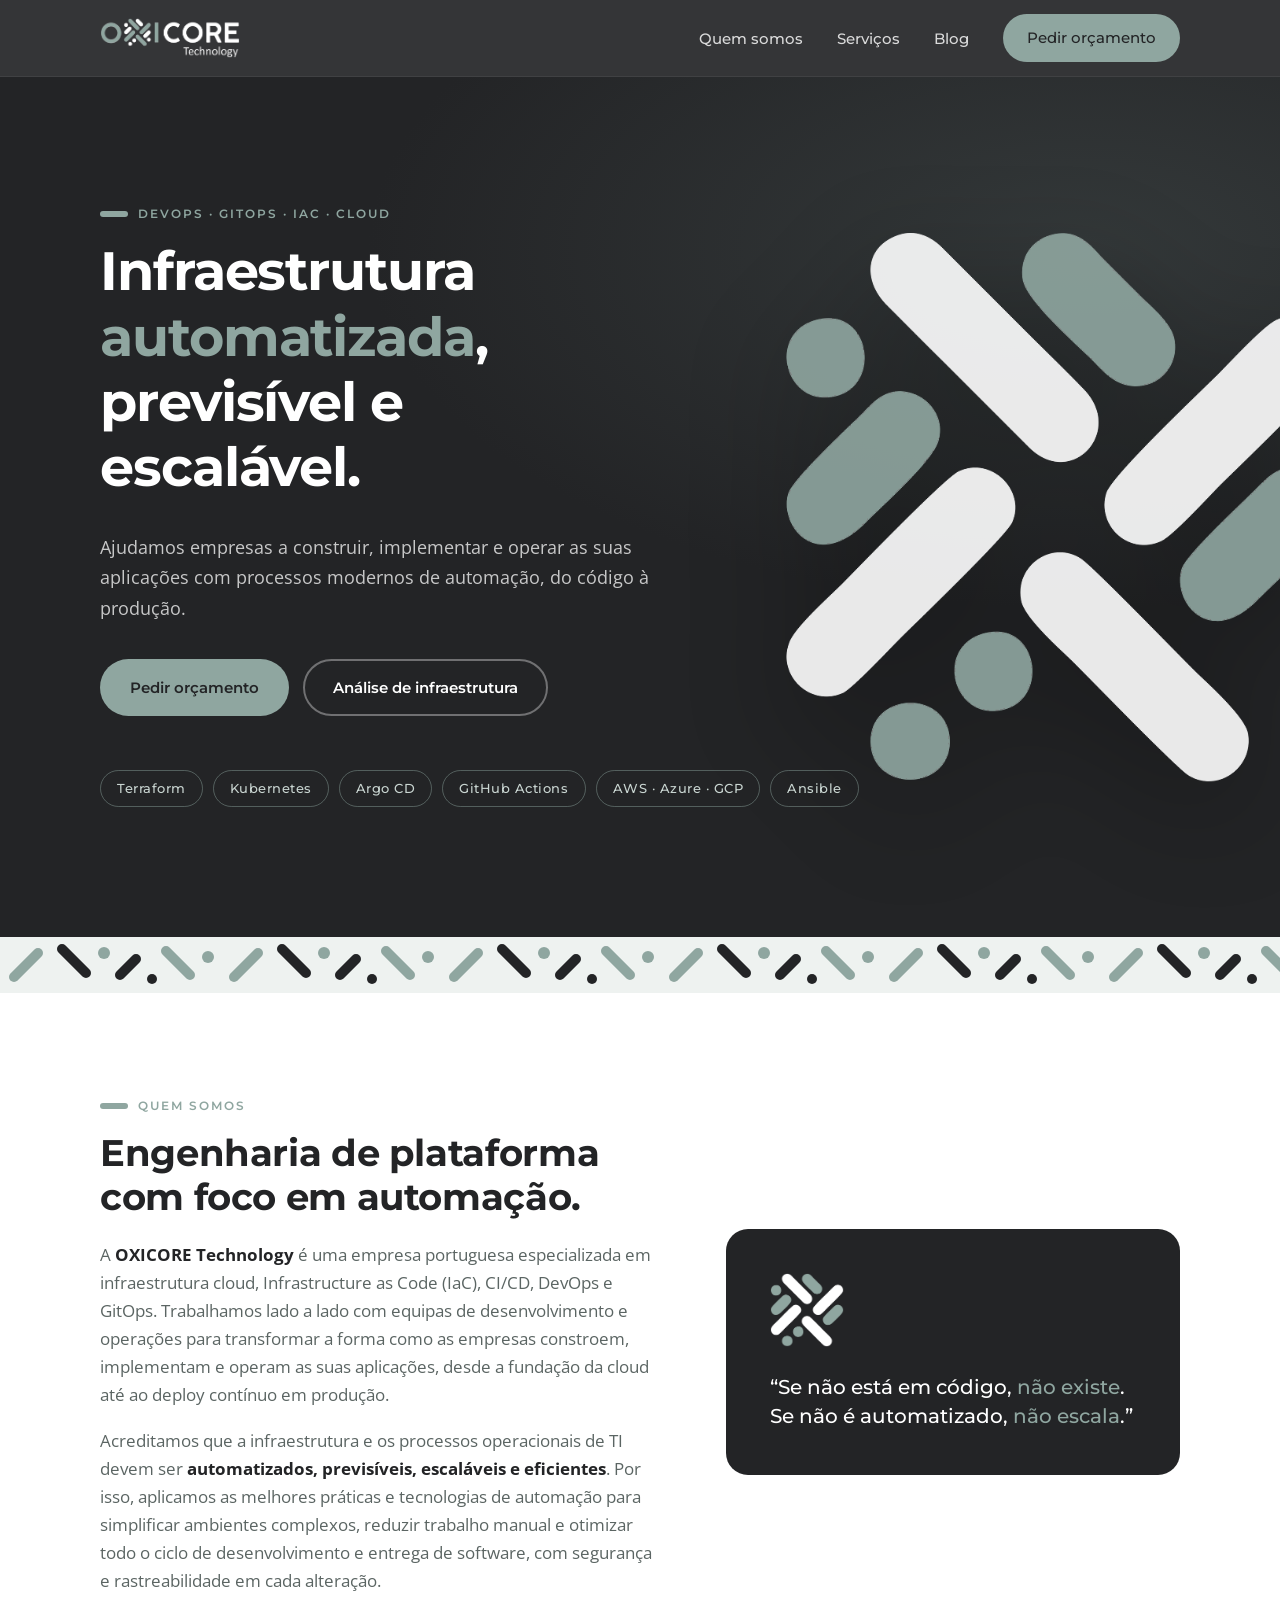
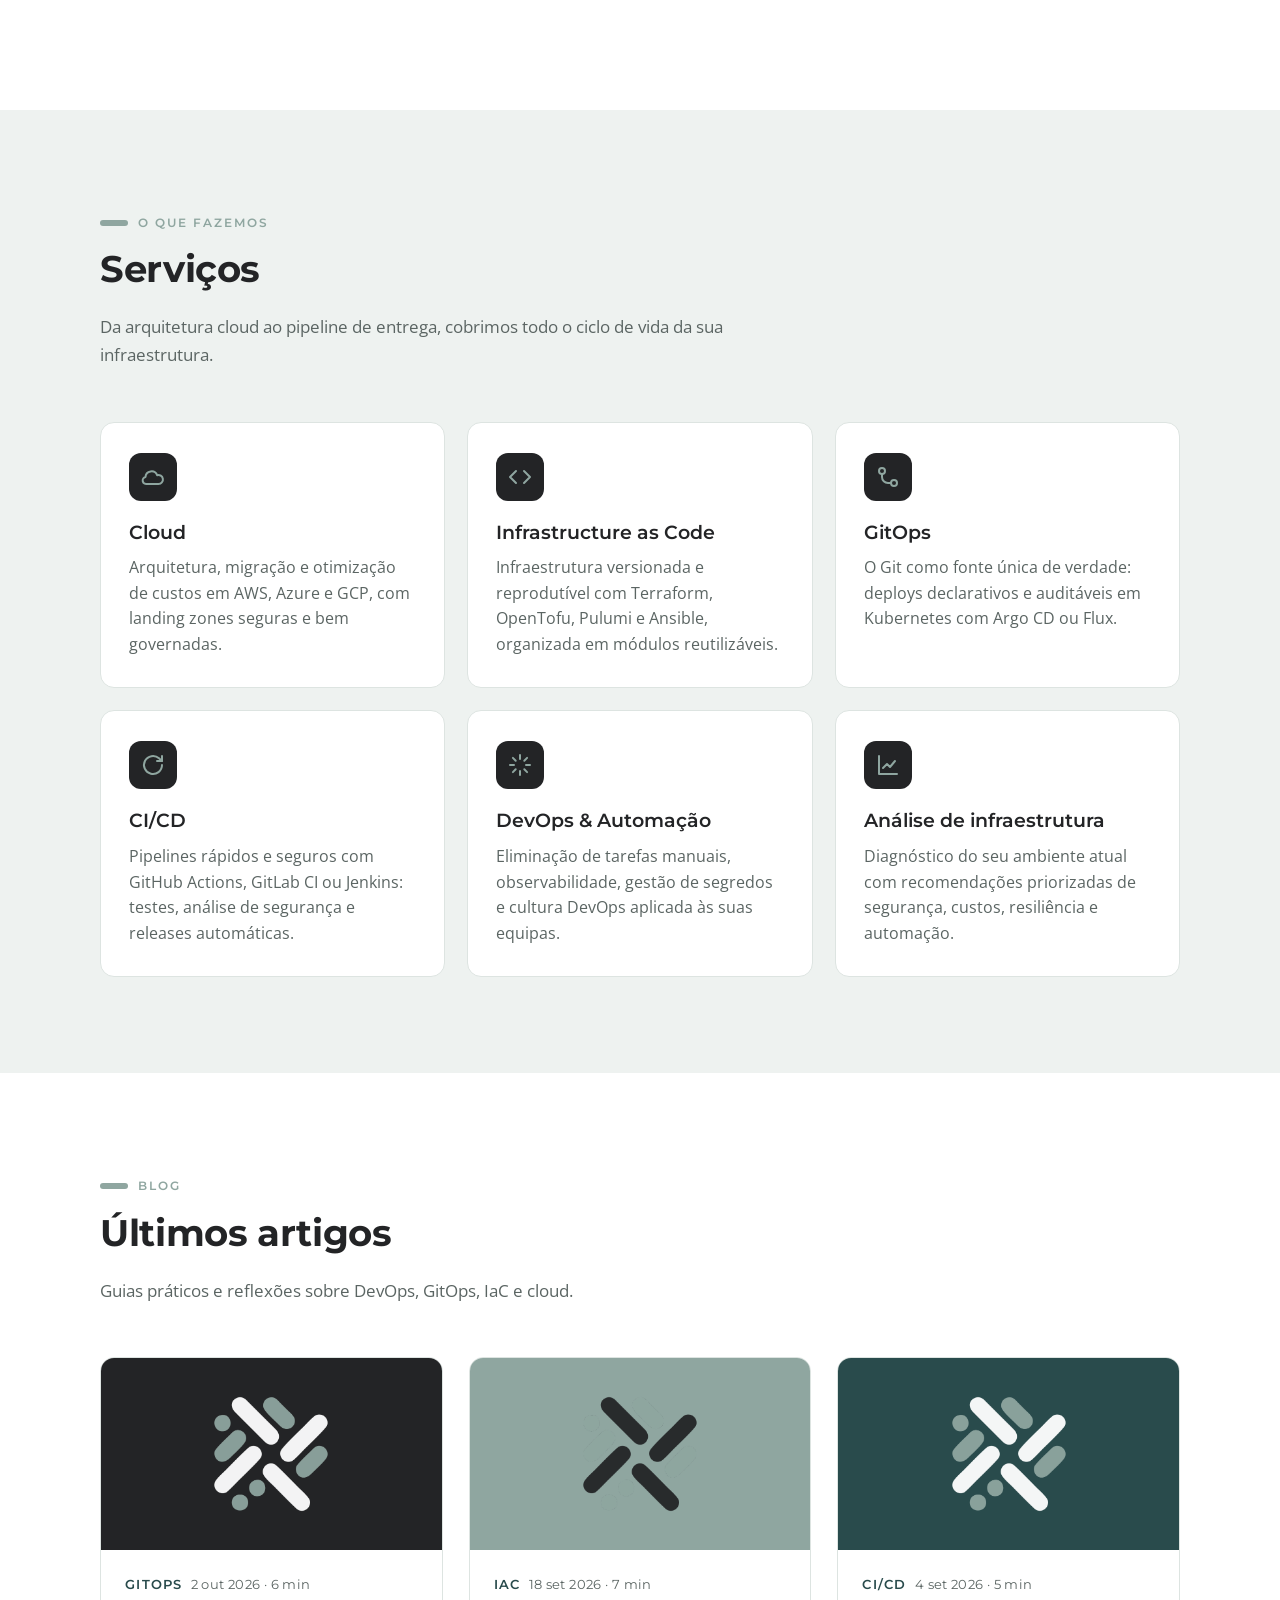
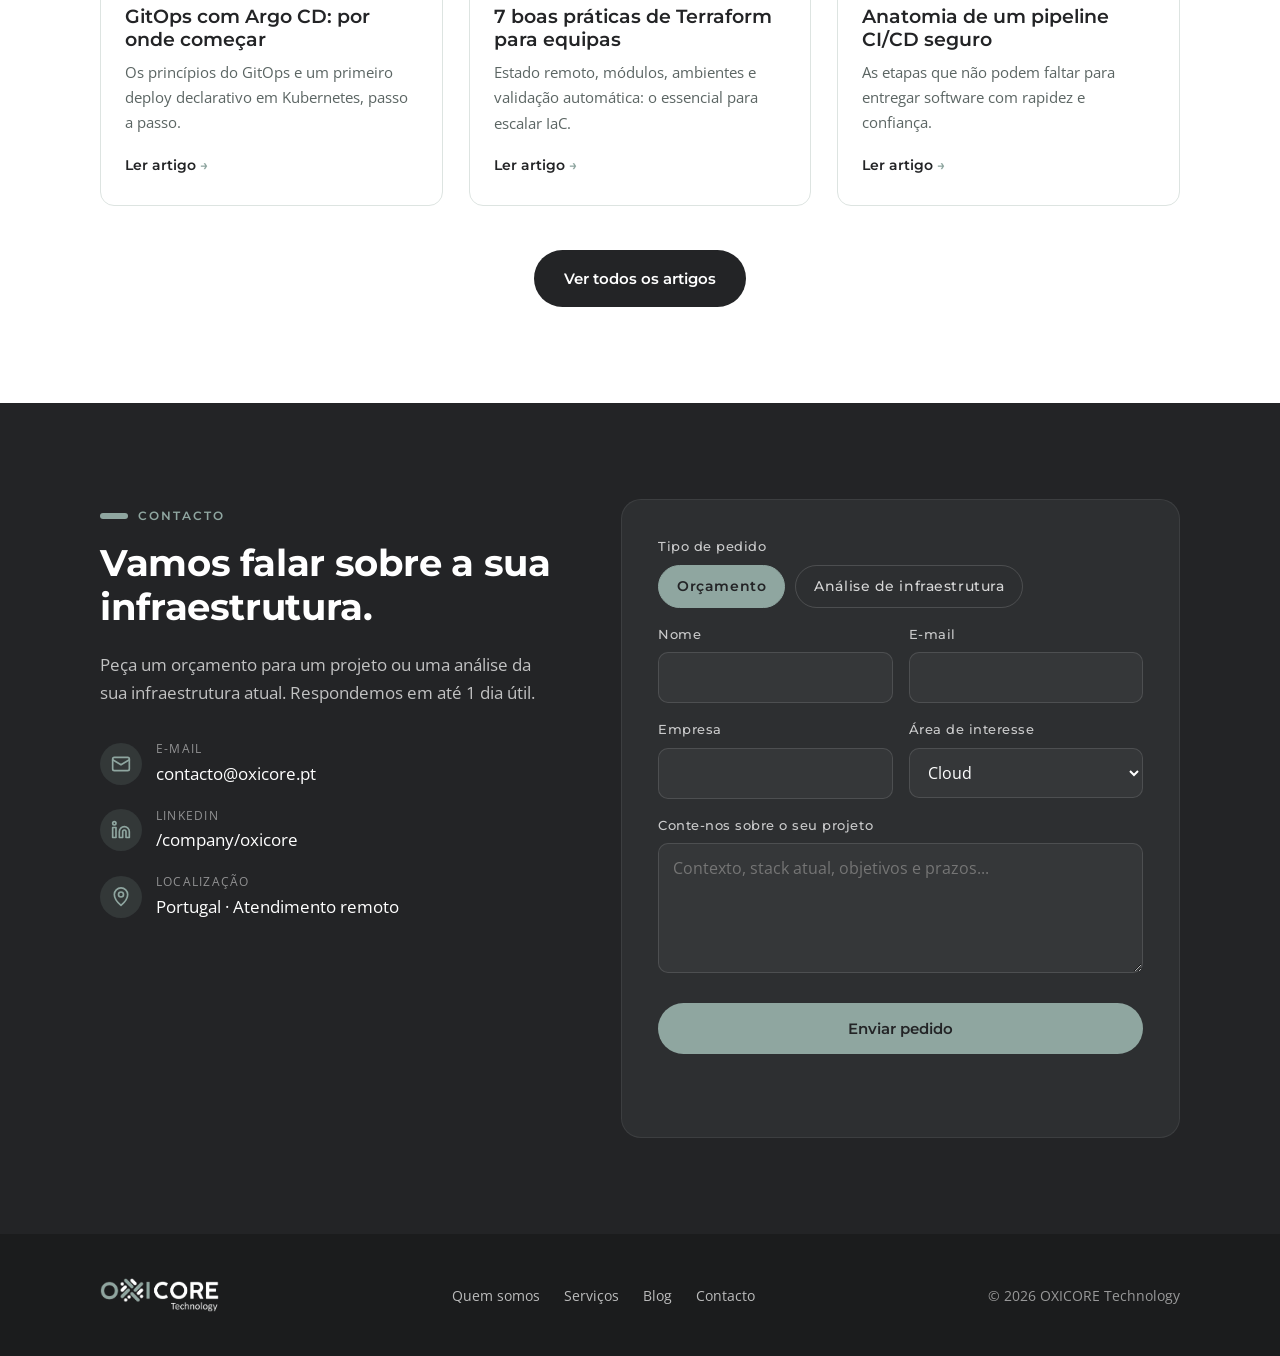
<file: index.html>
<!doctype html>
<html lang="pt">
<head>
  <meta charset="utf-8">
  <meta name="viewport" content="width=device-width, initial-scale=1">
  <title>OXICORE Technology — DevOps, GitOps, IaC e Cloud</title>
  <meta name="description" content="OXICORE Technology: empresa portuguesa especializada em infraestrutura cloud, Infrastructure as Code, CI/CD, DevOps, GitOps e automação.">
  <link rel="icon" type="image/png" href="assets/img/favicon.png">
  <link rel="preconnect" href="https://fonts.googleapis.com">
  <link rel="preconnect" href="https://fonts.gstatic.com" crossorigin>
  <link href="https://fonts.googleapis.com/css2?family=Montserrat:wght@500;600;700&family=Open+Sans:wght@400;600&display=swap" rel="stylesheet">
  <link rel="stylesheet" href="assets/css/style.css">
</head>
<body>

<header class="site-header">
  <nav class="container nav" aria-label="Principal">
    <a href="index.html" class="nav-logo"><img src="assets/img/logo-oxicore-white.png" alt="OXICORE Technology"></a>
    <button class="nav-toggle" aria-label="Abrir menu" aria-expanded="false"><span></span></button>
    <ul class="nav-links">
      <li><a href="#quem-somos">Quem somos</a></li>
      <li><a href="#servicos">Serviços</a></li>
      <li><a href="blog/index.html">Blog</a></li>
      <li><a href="#contacto" class="btn btn-primary">Pedir orçamento</a></li>
    </ul>
  </nav>
</header>

<main>
  <!-- HERO -->
  <section class="hero">
    <img class="hero-symbol" src="assets/img/symbol-oxicore-white.png" alt="" aria-hidden="true">
    <div class="container">
      <span class="eyebrow">DevOps · GitOps · IaC · Cloud</span>
      <h1>Infraestrutura <em>automatizada</em>, previsível e escalável.</h1>
      <p class="hero-lead">Ajudamos empresas a construir, implementar e operar as suas aplicações com processos modernos de automação, do código à produção.</p>
      <div class="hero-actions">
        <a href="#contacto" class="btn btn-primary">Pedir orçamento</a>
        <a href="#contacto" class="btn btn-outline">Análise de infraestrutura</a>
      </div>
      <div class="tags">
        <span class="tag">Terraform</span>
        <span class="tag">Kubernetes</span>
        <span class="tag">Argo CD</span>
        <span class="tag">GitHub Actions</span>
        <span class="tag">AWS · Azure · GCP</span>
        <span class="tag">Ansible</span>
      </div>
    </div>
  </section>

  <div class="pill-band" aria-hidden="true"></div>

  <!-- QUEM SOMOS -->
  <section class="section" id="quem-somos">
    <div class="container about-grid">
      <div class="about-text">
        <span class="eyebrow">Quem somos</span>
        <h2>Engenharia de plataforma com foco em automação.</h2>
        <p>A <strong>OXICORE Technology</strong> é uma empresa portuguesa especializada em infraestrutura cloud, Infrastructure as Code (IaC), CI/CD, DevOps e GitOps. Trabalhamos lado a lado com equipas de desenvolvimento e operações para transformar a forma como as empresas constroem, implementam e operam as suas aplicações, desde a fundação da cloud até ao deploy contínuo em produção.</p>
        <p>Acreditamos que a infraestrutura e os processos operacionais de TI devem ser <strong>automatizados, previsíveis, escaláveis e eficientes</strong>. Por isso, aplicamos as melhores práticas e tecnologias de automação para simplificar ambientes complexos, reduzir trabalho manual e otimizar todo o ciclo de desenvolvimento e entrega de software, com segurança e rastreabilidade em cada alteração.</p>
      </div>
      <aside class="about-card">
        <img class="sym" src="assets/img/symbol-oxicore-white.png" alt="" aria-hidden="true">
        <blockquote>“Se não está em código, <span>não existe</span>. Se não é automatizado, <span>não escala</span>.”</blockquote>
      </aside>
    </div>
  </section>

  <!-- SERVIÇOS -->
  <section class="section services" id="servicos">
    <div class="container">
      <div class="section-head">
        <span class="eyebrow">O que fazemos</span>
        <h2>Serviços</h2>
        <p>Da arquitetura cloud ao pipeline de entrega, cobrimos todo o ciclo de vida da sua infraestrutura.</p>
      </div>
      <div class="services-grid">
        <article class="service">
          <div class="service-icon"><svg viewBox="0 0 24 24" fill="none" stroke="currentColor" stroke-width="2" stroke-linecap="round" stroke-linejoin="round"><path d="M17.5 19a4.5 4.5 0 1 0-1.4-8.8A6 6 0 0 0 4.5 12 3.5 3.5 0 0 0 6 19z"/></svg></div>
          <h3>Cloud</h3>
          <p>Arquitetura, migração e otimização de custos em AWS, Azure e GCP, com landing zones seguras e bem governadas.</p>
        </article>
        <article class="service">
          <div class="service-icon"><svg viewBox="0 0 24 24" fill="none" stroke="currentColor" stroke-width="2" stroke-linecap="round" stroke-linejoin="round"><path d="m16 18 6-6-6-6"/><path d="m8 6-6 6 6 6"/></svg></div>
          <h3>Infrastructure as Code</h3>
          <p>Infraestrutura versionada e reprodutível com Terraform, OpenTofu, Pulumi e Ansible, organizada em módulos reutilizáveis.</p>
        </article>
        <article class="service">
          <div class="service-icon"><svg viewBox="0 0 24 24" fill="none" stroke="currentColor" stroke-width="2" stroke-linecap="round" stroke-linejoin="round"><circle cx="6" cy="6" r="3"/><circle cx="18" cy="18" r="3"/><path d="M6 9v3a6 6 0 0 0 6 6h3"/></svg></div>
          <h3>GitOps</h3>
          <p>O Git como fonte única de verdade: deploys declarativos e auditáveis em Kubernetes com Argo CD ou Flux.</p>
        </article>
        <article class="service">
          <div class="service-icon"><svg viewBox="0 0 24 24" fill="none" stroke="currentColor" stroke-width="2" stroke-linecap="round" stroke-linejoin="round"><path d="M21 12a9 9 0 1 1-3-6.7L21 8"/><path d="M21 3v5h-5"/></svg></div>
          <h3>CI/CD</h3>
          <p>Pipelines rápidos e seguros com GitHub Actions, GitLab CI ou Jenkins: testes, análise de segurança e releases automáticas.</p>
        </article>
        <article class="service">
          <div class="service-icon"><svg viewBox="0 0 24 24" fill="none" stroke="currentColor" stroke-width="2" stroke-linecap="round" stroke-linejoin="round"><path d="M12 2v4M12 18v4M4.9 4.9l2.8 2.8M16.3 16.3l2.8 2.8M2 12h4M18 12h4M4.9 19.1l2.8-2.8M16.3 7.7l2.8-2.8"/></svg></div>
          <h3>DevOps &amp; Automação</h3>
          <p>Eliminação de tarefas manuais, observabilidade, gestão de segredos e cultura DevOps aplicada às suas equipas.</p>
        </article>
        <article class="service">
          <div class="service-icon"><svg viewBox="0 0 24 24" fill="none" stroke="currentColor" stroke-width="2" stroke-linecap="round" stroke-linejoin="round"><path d="M3 3v18h18"/><path d="m7 15 4-4 3 3 5-6"/></svg></div>
          <h3>Análise de infraestrutura</h3>
          <p>Diagnóstico do seu ambiente atual com recomendações priorizadas de segurança, custos, resiliência e automação.</p>
        </article>
      </div>
    </div>
  </section>

  <!-- BLOG -->
  <section class="section" id="blog">
    <div class="container">
      <div class="section-head">
        <span class="eyebrow">Blog</span>
        <h2>Últimos artigos</h2>
        <p>Guias práticos e reflexões sobre DevOps, GitOps, IaC e cloud.</p>
      </div>
      <div class="posts-grid">
        <a class="post-card" href="blog/posts/gitops-argo-cd.html">
          <div class="post-cover cover-dark"><img src="assets/img/symbol-oxicore-white.png" alt=""></div>
          <div class="post-body">
            <div class="post-meta"><span class="cat">GitOps</span>2 out 2026 · 6 min</div>
            <h3>GitOps com Argo CD: por onde começar</h3>
            <p>Os princípios do GitOps e um primeiro deploy declarativo em Kubernetes, passo a passo.</p>
            <span class="read-more">Ler artigo</span>
          </div>
        </a>
        <a class="post-card" href="blog/posts/terraform-boas-praticas.html">
          <div class="post-cover cover-sage"><img src="assets/img/symbol-oxicore.png" alt=""></div>
          <div class="post-body">
            <div class="post-meta"><span class="cat">IaC</span>18 set 2026 · 7 min</div>
            <h3>7 boas práticas de Terraform para equipas</h3>
            <p>Estado remoto, módulos, ambientes e validação automática: o essencial para escalar IaC.</p>
            <span class="read-more">Ler artigo</span>
          </div>
        </a>
        <a class="post-card" href="blog/posts/pipeline-ci-cd-seguro.html">
          <div class="post-cover cover-teal"><img src="assets/img/symbol-oxicore-white.png" alt=""></div>
          <div class="post-body">
            <div class="post-meta"><span class="cat">CI/CD</span>4 set 2026 · 5 min</div>
            <h3>Anatomia de um pipeline CI/CD seguro</h3>
            <p>As etapas que não podem faltar para entregar software com rapidez e confiança.</p>
            <span class="read-more">Ler artigo</span>
          </div>
        </a>
      </div>
      <div class="center"><a href="blog/index.html" class="btn btn-dark">Ver todos os artigos</a></div>
    </div>
  </section>

  <!-- CONTACTO -->
  <section class="section contact" id="contacto">
    <div class="container contact-grid">
      <div class="contact-info">
        <span class="eyebrow">Contacto</span>
        <h2>Vamos falar sobre a sua infraestrutura.</h2>
        <p>Peça um orçamento para um projeto ou uma análise da sua infraestrutura atual. Respondemos em até 1 dia útil.</p>
        <ul class="contact-list">
          <li>
            <span class="ic"><svg viewBox="0 0 24 24" fill="none" stroke="currentColor" stroke-width="2" stroke-linecap="round" stroke-linejoin="round"><rect x="2" y="4" width="20" height="16" rx="2"/><path d="m22 7-10 6L2 7"/></svg></span>
            <div><small>E-mail</small><a href="mailto:contacto@oxicore.pt">contacto@oxicore.pt</a></div>
          </li>
          <li>
            <span class="ic"><svg viewBox="0 0 24 24" fill="none" stroke="currentColor" stroke-width="2" stroke-linecap="round" stroke-linejoin="round"><path d="M16 8a6 6 0 0 1 6 6v7h-4v-7a2 2 0 0 0-4 0v7h-4v-7a6 6 0 0 1 6-6z"/><rect x="2" y="9" width="4" height="12"/><circle cx="4" cy="4" r="2"/></svg></span>
            <div><small>LinkedIn</small><a href="https://www.linkedin.com/company/oxicore" target="_blank" rel="noopener">/company/oxicore</a></div>
          </li>
          <li>
            <span class="ic"><svg viewBox="0 0 24 24" fill="none" stroke="currentColor" stroke-width="2" stroke-linecap="round" stroke-linejoin="round"><path d="M12 22s8-6.5 8-13a8 8 0 0 0-16 0c0 6.5 8 13 8 13z"/><circle cx="12" cy="9" r="3"/></svg></span>
            <div><small>Localização</small>Portugal · Atendimento remoto</div>
          </li>
        </ul>
      </div>

      <form class="form" id="contact-form" data-mailto="contacto@oxicore.pt" novalidate>
        <div class="field">
          <label>Tipo de pedido</label>
          <div class="radio-group">
            <input type="radio" id="t-orc" name="tipo" value="Orçamento" checked><label for="t-orc">Orçamento</label>
            <input type="radio" id="t-ana" name="tipo" value="Análise de infraestrutura"><label for="t-ana">Análise de infraestrutura</label>
          </div>
        </div>
        <div class="form-row">
          <div class="field"><label for="nome">Nome</label><input id="nome" name="nome" required autocomplete="name"></div>
          <div class="field"><label for="email">E-mail</label><input id="email" name="email" type="email" required autocomplete="email"></div>
        </div>
        <div class="form-row">
          <div class="field"><label for="empresa">Empresa</label><input id="empresa" name="empresa" autocomplete="organization"></div>
          <div class="field">
            <label for="area">Área de interesse</label>
            <select id="area" name="area">
              <option>Cloud</option>
              <option>Infrastructure as Code</option>
              <option>GitOps / Kubernetes</option>
              <option>CI/CD</option>
              <option>DevOps &amp; Automação</option>
              <option>Outro</option>
            </select>
          </div>
        </div>
        <div class="field"><label for="mensagem">Conte-nos sobre o seu projeto</label><textarea id="mensagem" name="mensagem" required placeholder="Contexto, stack atual, objetivos e prazos..."></textarea></div>
        <button type="submit" class="btn btn-primary">Enviar pedido</button>
        <p class="form-status" role="status" aria-live="polite"></p>
      </form>
    </div>
  </section>
</main>

<footer class="site-footer">
  <div class="container footer-inner">
    <img src="assets/img/logo-oxicore-white.png" alt="OXICORE Technology">
    <nav aria-label="Rodapé">
      <a href="#quem-somos">Quem somos</a>
      <a href="#servicos">Serviços</a>
      <a href="blog/index.html">Blog</a>
      <a href="#contacto">Contacto</a>
    </nav>
    <span>© <span data-year></span> OXICORE Technology</span>
  </div>
</footer>

<script src="assets/js/main.js"></script>
</body>
</html>
</file>
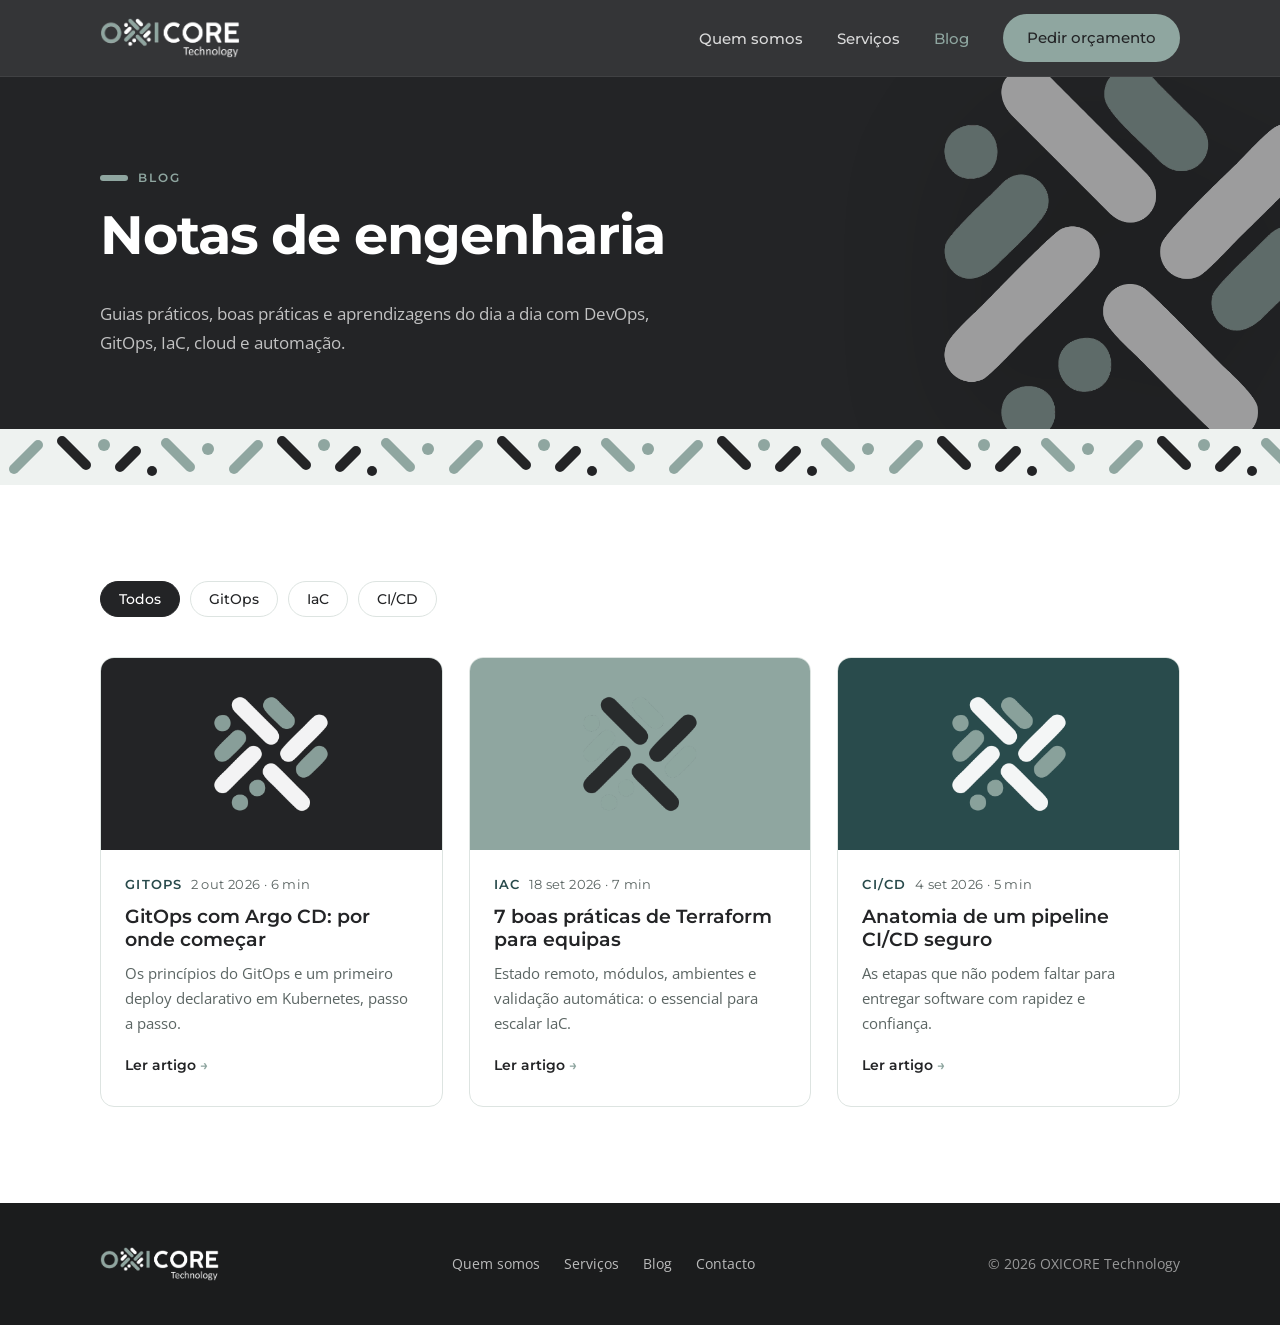
<file: blog/index.html>
<!doctype html>
<html lang="pt">
<head>
  <meta charset="utf-8">
  <meta name="viewport" content="width=device-width, initial-scale=1">
  <title>Blog — OXICORE Technology</title>
  <meta name="description" content="Artigos sobre DevOps, GitOps, Infrastructure as Code, CI/CD e cloud.">
  <link rel="icon" type="image/png" href="../assets/img/favicon.png">
  <link rel="preconnect" href="https://fonts.googleapis.com">
  <link rel="preconnect" href="https://fonts.gstatic.com" crossorigin>
  <link href="https://fonts.googleapis.com/css2?family=Montserrat:wght@500;600;700&family=Open+Sans:wght@400;600&display=swap" rel="stylesheet">
  <link rel="stylesheet" href="../assets/css/style.css">
</head>
<body>

<header class="site-header">
  <nav class="container nav" aria-label="Principal">
    <a href="../index.html" class="nav-logo"><img src="../assets/img/logo-oxicore-white.png" alt="OXICORE Technology"></a>
    <button class="nav-toggle" aria-label="Abrir menu" aria-expanded="false"><span></span></button>
    <ul class="nav-links">
      <li><a href="../index.html#quem-somos">Quem somos</a></li>
      <li><a href="../index.html#servicos">Serviços</a></li>
      <li><a href="index.html" class="active">Blog</a></li>
      <li><a href="../index.html#contacto" class="btn btn-primary">Pedir orçamento</a></li>
    </ul>
  </nav>
</header>

<main>
  <section class="page-hero">
    <img class="hero-symbol" src="../assets/img/symbol-oxicore-white.png" alt="" aria-hidden="true">
    <div class="container">
      <span class="eyebrow">Blog</span>
      <h1>Notas de engenharia</h1>
      <p>Guias práticos, boas práticas e aprendizagens do dia a dia com DevOps, GitOps, IaC, cloud e automação.</p>
    </div>
  </section>
  <div class="pill-band" aria-hidden="true"></div>

  <section class="section">
    <div class="container">
      <div class="filters" role="group" aria-label="Filtrar por categoria">
        <button class="filter active" data-filter="all">Todos</button>
        <button class="filter" data-filter="gitops">GitOps</button>
        <button class="filter" data-filter="iac">IaC</button>
        <button class="filter" data-filter="cicd">CI/CD</button>
      </div>

      <!-- Para publicar um novo artigo: copie um ficheiro em blog/posts/ e adicione um cartão aqui (e na home, se quiser destacá-lo). -->
      <div class="posts-grid">
        <a class="post-card" data-cat="gitops" href="posts/gitops-argo-cd.html">
          <div class="post-cover cover-dark"><img src="../assets/img/symbol-oxicore-white.png" alt=""></div>
          <div class="post-body">
            <div class="post-meta"><span class="cat">GitOps</span>2 out 2026 · 6 min</div>
            <h3>GitOps com Argo CD: por onde começar</h3>
            <p>Os princípios do GitOps e um primeiro deploy declarativo em Kubernetes, passo a passo.</p>
            <span class="read-more">Ler artigo</span>
          </div>
        </a>
        <a class="post-card" data-cat="iac" href="posts/terraform-boas-praticas.html">
          <div class="post-cover cover-sage"><img src="../assets/img/symbol-oxicore.png" alt=""></div>
          <div class="post-body">
            <div class="post-meta"><span class="cat">IaC</span>18 set 2026 · 7 min</div>
            <h3>7 boas práticas de Terraform para equipas</h3>
            <p>Estado remoto, módulos, ambientes e validação automática: o essencial para escalar IaC.</p>
            <span class="read-more">Ler artigo</span>
          </div>
        </a>
        <a class="post-card" data-cat="cicd" href="posts/pipeline-ci-cd-seguro.html">
          <div class="post-cover cover-teal"><img src="../assets/img/symbol-oxicore-white.png" alt=""></div>
          <div class="post-body">
            <div class="post-meta"><span class="cat">CI/CD</span>4 set 2026 · 5 min</div>
            <h3>Anatomia de um pipeline CI/CD seguro</h3>
            <p>As etapas que não podem faltar para entregar software com rapidez e confiança.</p>
            <span class="read-more">Ler artigo</span>
          </div>
        </a>
      </div>
    </div>
  </section>
</main>

<footer class="site-footer">
  <div class="container footer-inner">
    <img src="../assets/img/logo-oxicore-white.png" alt="OXICORE Technology">
    <nav aria-label="Rodapé">
      <a href="../index.html#quem-somos">Quem somos</a>
      <a href="../index.html#servicos">Serviços</a>
      <a href="index.html">Blog</a>
      <a href="../index.html#contacto">Contacto</a>
    </nav>
    <span>© <span data-year></span> OXICORE Technology</span>
  </div>
</footer>

<script src="../assets/js/main.js"></script>
</body>
</html>
</file>
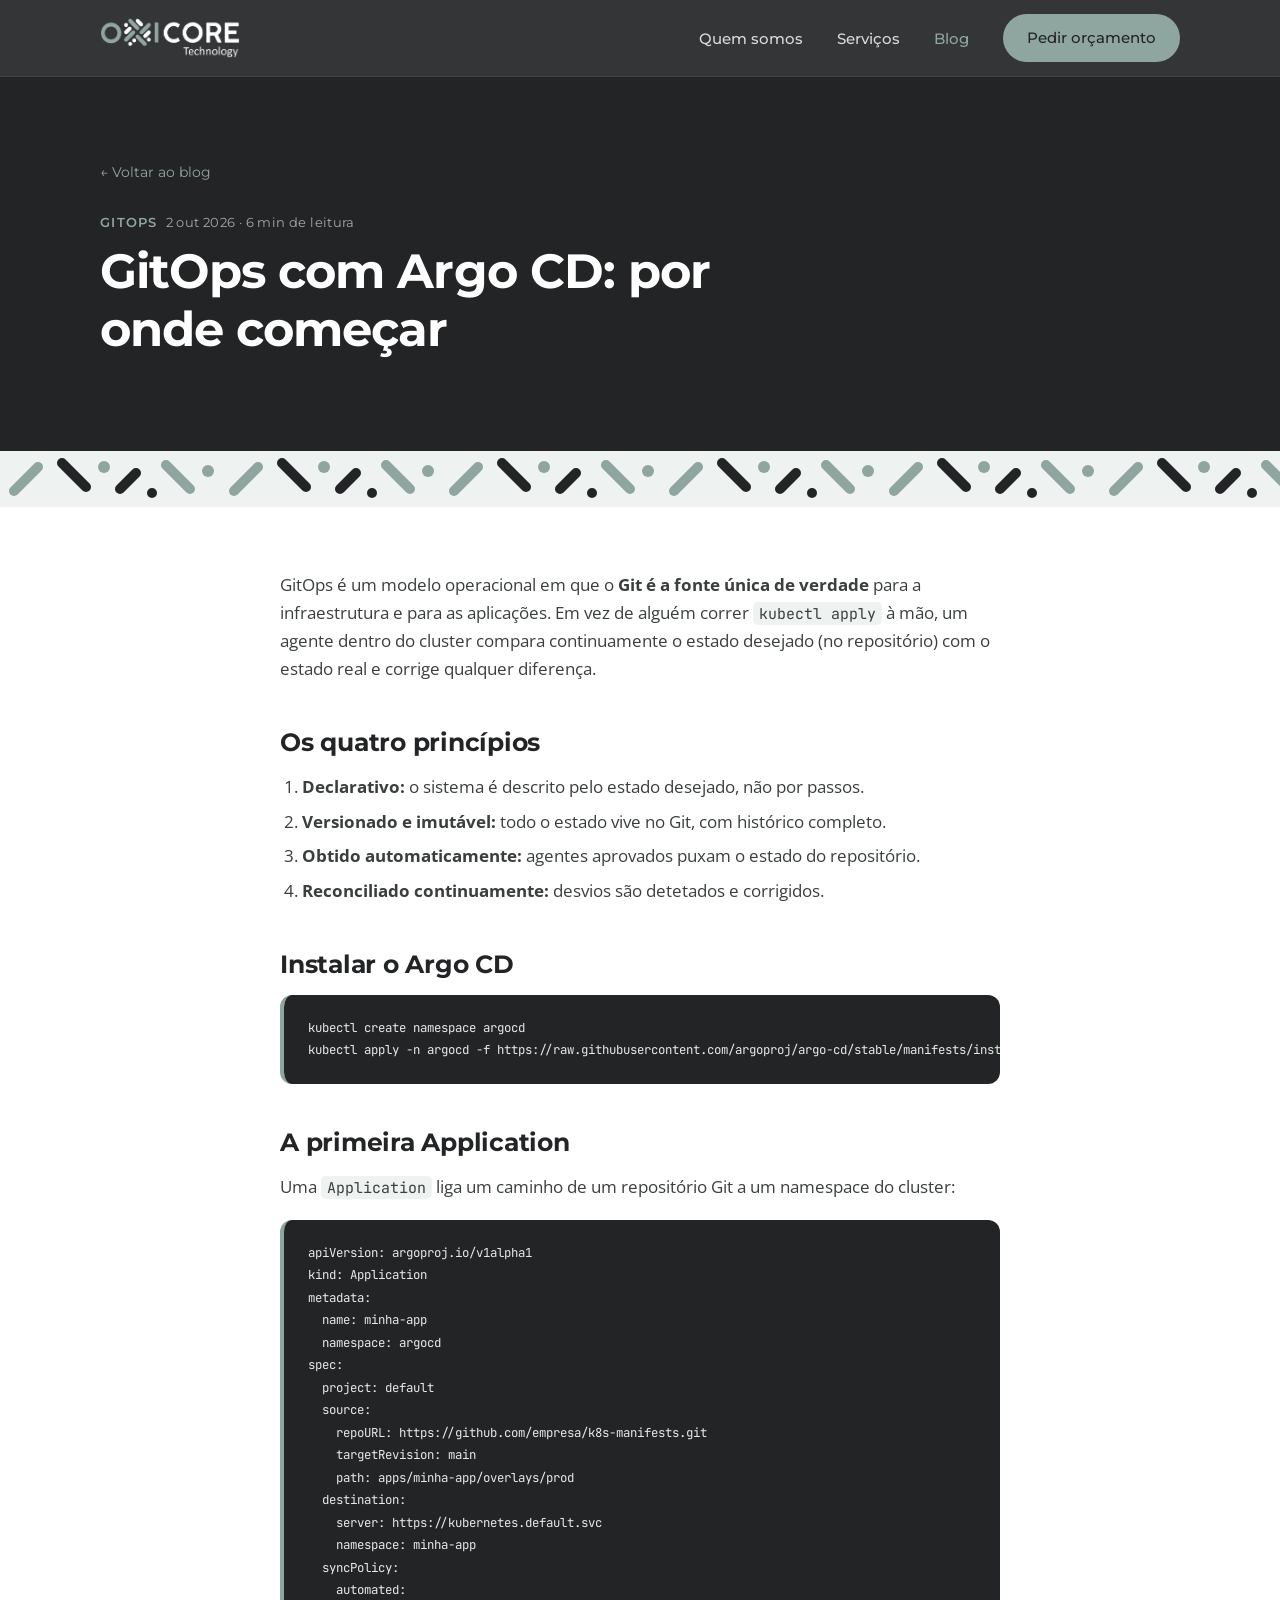
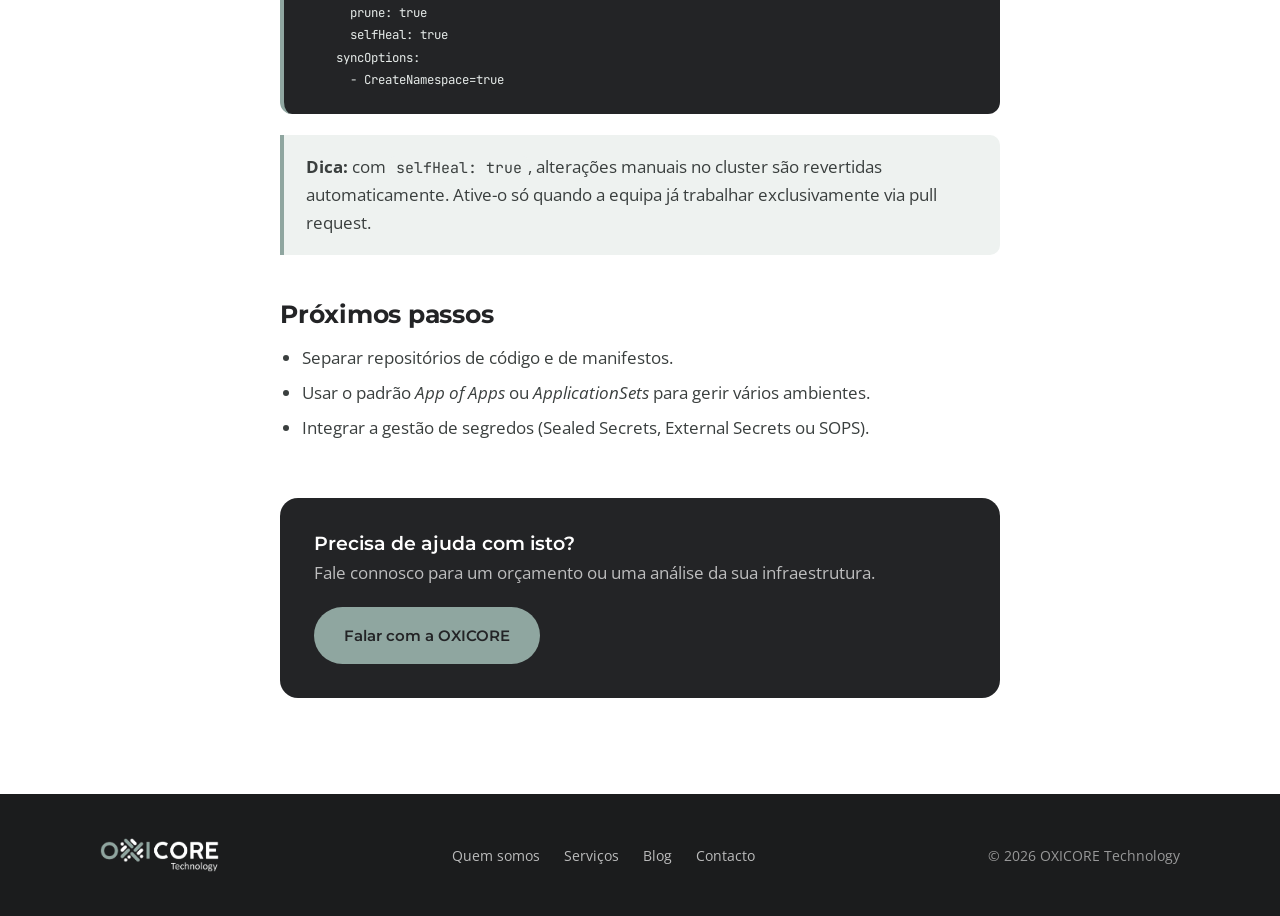
<file: blog/posts/gitops-argo-cd.html>
<!doctype html>
<html lang="pt">
<head>
  <meta charset="utf-8">
  <meta name="viewport" content="width=device-width, initial-scale=1">
  <title>GitOps com Argo CD: por onde começar — OXICORE Technology</title>
  <meta name="description" content="Os princípios do GitOps e um primeiro deploy declarativo em Kubernetes com Argo CD.">
  <link rel="icon" type="image/png" href="../../assets/img/favicon.png">
  <link rel="preconnect" href="https://fonts.googleapis.com">
  <link rel="preconnect" href="https://fonts.gstatic.com" crossorigin>
  <link href="https://fonts.googleapis.com/css2?family=Montserrat:wght@500;600;700&family=Open+Sans:wght@400;600&family=JetBrains+Mono&display=swap" rel="stylesheet">
  <link rel="stylesheet" href="../../assets/css/style.css">
</head>
<body>

<header class="site-header">
  <nav class="container nav" aria-label="Principal">
    <a href="../../index.html" class="nav-logo"><img src="../../assets/img/logo-oxicore-white.png" alt="OXICORE Technology"></a>
    <button class="nav-toggle" aria-label="Abrir menu" aria-expanded="false"><span></span></button>
    <ul class="nav-links">
      <li><a href="../../index.html#quem-somos">Quem somos</a></li>
      <li><a href="../../index.html#servicos">Serviços</a></li>
      <li><a href="../index.html" class="active">Blog</a></li>
      <li><a href="../../index.html#contacto" class="btn btn-primary">Pedir orçamento</a></li>
    </ul>
  </nav>
</header>

<main>
  <section class="article-hero">
    <div class="container">
      <a class="back" href="../index.html">← Voltar ao blog</a>
      <div class="post-meta"><span class="cat">GitOps</span>2 out 2026 · 6 min de leitura</div>
      <h1>GitOps com Argo CD: por onde começar</h1>
    </div>
  </section>
  <div class="pill-band" aria-hidden="true"></div>

  <article class="article">
    <p>GitOps é um modelo operacional em que o <strong>Git é a fonte única de verdade</strong> para a infraestrutura e para as aplicações. Em vez de alguém correr <code>kubectl apply</code> à mão, um agente dentro do cluster compara continuamente o estado desejado (no repositório) com o estado real e corrige qualquer diferença.</p>

    <h2>Os quatro princípios</h2>
    <ol>
      <li><strong>Declarativo:</strong> o sistema é descrito pelo estado desejado, não por passos.</li>
      <li><strong>Versionado e imutável:</strong> todo o estado vive no Git, com histórico completo.</li>
      <li><strong>Obtido automaticamente:</strong> agentes aprovados puxam o estado do repositório.</li>
      <li><strong>Reconciliado continuamente:</strong> desvios são detetados e corrigidos.</li>
    </ol>

    <h2>Instalar o Argo CD</h2>
    <pre><code>kubectl create namespace argocd
kubectl apply -n argocd -f https://raw.githubusercontent.com/argoproj/argo-cd/stable/manifests/install.yaml</code></pre>

    <h2>A primeira Application</h2>
    <p>Uma <code>Application</code> liga um caminho de um repositório Git a um namespace do cluster:</p>
    <pre><code>apiVersion: argoproj.io/v1alpha1
kind: Application
metadata:
  name: minha-app
  namespace: argocd
spec:
  project: default
  source:
    repoURL: https://github.com/empresa/k8s-manifests.git
    targetRevision: main
    path: apps/minha-app/overlays/prod
  destination:
    server: https://kubernetes.default.svc
    namespace: minha-app
  syncPolicy:
    automated:
      prune: true
      selfHeal: true
    syncOptions:
      - CreateNamespace=true</code></pre>

    <div class="callout"><p><strong>Dica:</strong> com <code>selfHeal: true</code>, alterações manuais no cluster são revertidas automaticamente. Ative-o só quando a equipa já trabalhar exclusivamente via pull request.</p></div>

    <h2>Próximos passos</h2>
    <ul>
      <li>Separar repositórios de código e de manifestos.</li>
      <li>Usar o padrão <em>App of Apps</em> ou <em>ApplicationSets</em> para gerir vários ambientes.</li>
      <li>Integrar a gestão de segredos (Sealed Secrets, External Secrets ou SOPS).</li>
    </ul>

    <div class="article-cta">
      <div>
        <h3>Precisa de ajuda com isto?</h3>
        <p>Fale connosco para um orçamento ou uma análise da sua infraestrutura.</p>
      </div>
      <a href="../../index.html#contacto" class="btn btn-primary">Falar com a OXICORE</a>
    </div>
  </article>
</main>

<footer class="site-footer">
  <div class="container footer-inner">
    <img src="../../assets/img/logo-oxicore-white.png" alt="OXICORE Technology">
    <nav aria-label="Rodapé">
      <a href="../../index.html#quem-somos">Quem somos</a>
      <a href="../../index.html#servicos">Serviços</a>
      <a href="../index.html">Blog</a>
      <a href="../../index.html#contacto">Contacto</a>
    </nav>
    <span>© <span data-year></span> OXICORE Technology</span>
  </div>
</footer>

<script src="../../assets/js/main.js"></script>
</body>
</html>
</file>
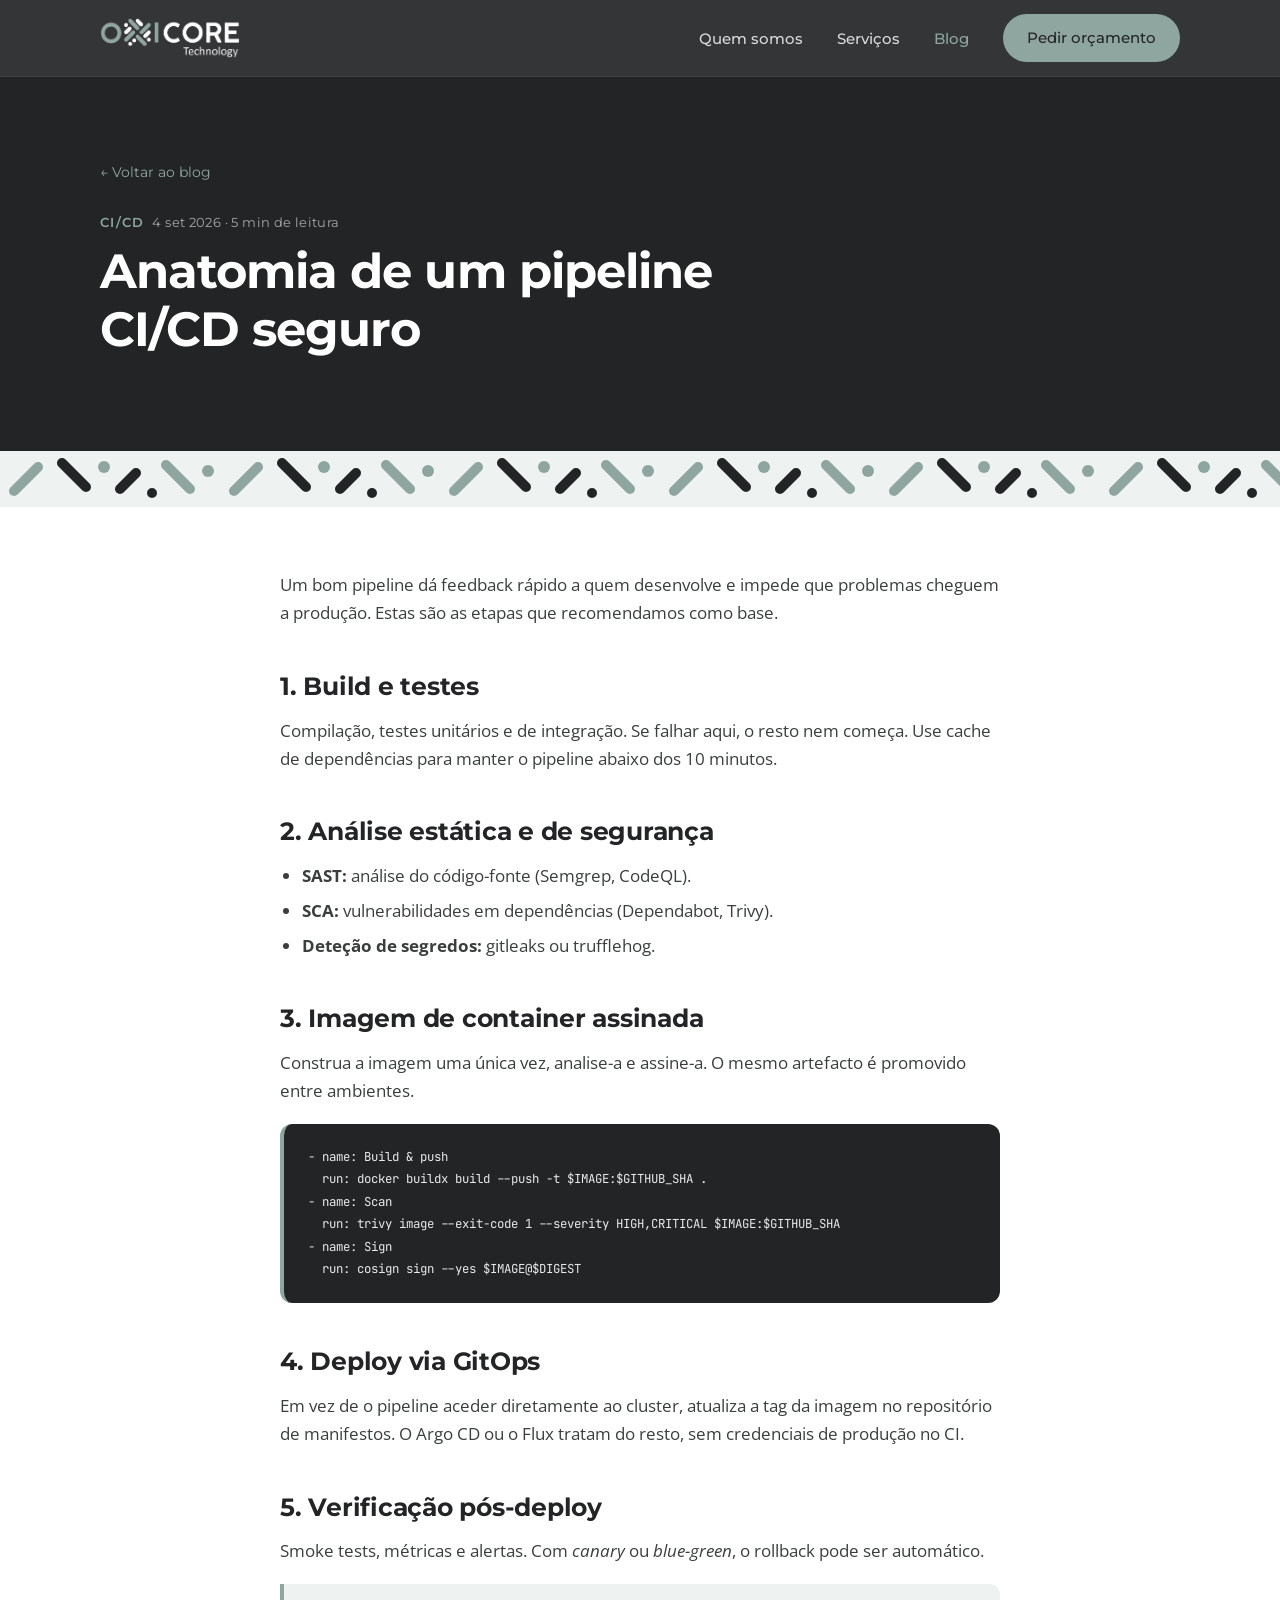
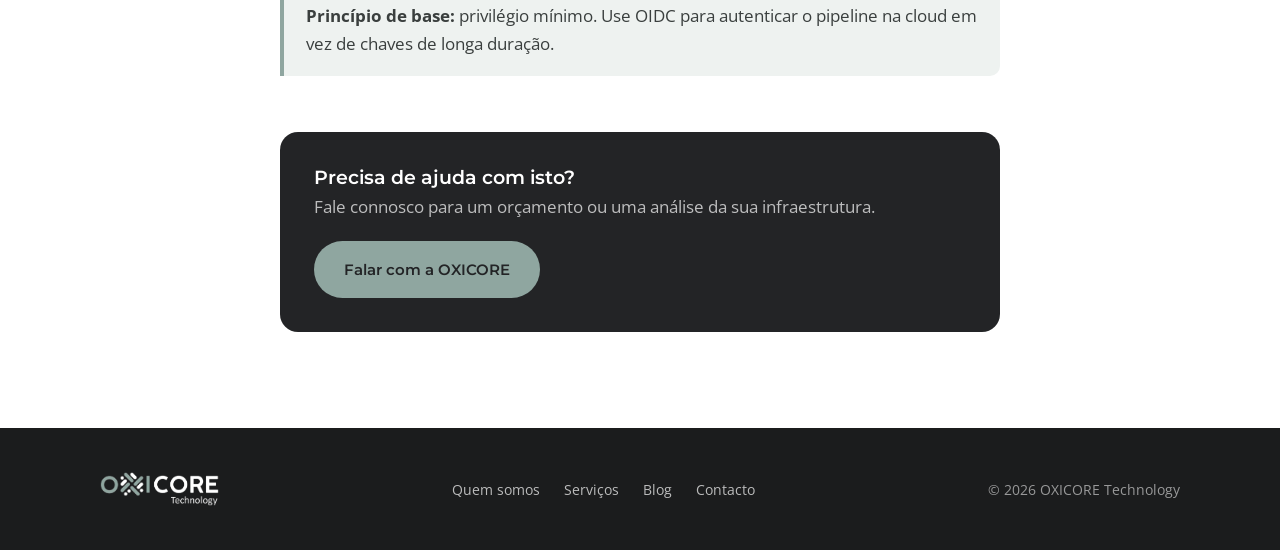
<file: blog/posts/pipeline-ci-cd-seguro.html>
<!doctype html>
<html lang="pt">
<head>
  <meta charset="utf-8">
  <meta name="viewport" content="width=device-width, initial-scale=1">
  <title>Anatomia de um pipeline CI/CD seguro — OXICORE Technology</title>
  <meta name="description" content="As etapas que não podem faltar num pipeline CI/CD para entregar software com rapidez e confiança.">
  <link rel="icon" type="image/png" href="../../assets/img/favicon.png">
  <link rel="preconnect" href="https://fonts.googleapis.com">
  <link rel="preconnect" href="https://fonts.gstatic.com" crossorigin>
  <link href="https://fonts.googleapis.com/css2?family=Montserrat:wght@500;600;700&family=Open+Sans:wght@400;600&family=JetBrains+Mono&display=swap" rel="stylesheet">
  <link rel="stylesheet" href="../../assets/css/style.css">
</head>
<body>

<header class="site-header">
  <nav class="container nav" aria-label="Principal">
    <a href="../../index.html" class="nav-logo"><img src="../../assets/img/logo-oxicore-white.png" alt="OXICORE Technology"></a>
    <button class="nav-toggle" aria-label="Abrir menu" aria-expanded="false"><span></span></button>
    <ul class="nav-links">
      <li><a href="../../index.html#quem-somos">Quem somos</a></li>
      <li><a href="../../index.html#servicos">Serviços</a></li>
      <li><a href="../index.html" class="active">Blog</a></li>
      <li><a href="../../index.html#contacto" class="btn btn-primary">Pedir orçamento</a></li>
    </ul>
  </nav>
</header>

<main>
  <section class="article-hero">
    <div class="container">
      <a class="back" href="../index.html">← Voltar ao blog</a>
      <div class="post-meta"><span class="cat">CI/CD</span>4 set 2026 · 5 min de leitura</div>
      <h1>Anatomia de um pipeline CI/CD seguro</h1>
    </div>
  </section>
  <div class="pill-band" aria-hidden="true"></div>

  <article class="article">
    <p>Um bom pipeline dá feedback rápido a quem desenvolve e impede que problemas cheguem a produção. Estas são as etapas que recomendamos como base.</p>

    <h2>1. Build e testes</h2>
    <p>Compilação, testes unitários e de integração. Se falhar aqui, o resto nem começa. Use cache de dependências para manter o pipeline abaixo dos 10 minutos.</p>

    <h2>2. Análise estática e de segurança</h2>
    <ul>
      <li><strong>SAST:</strong> análise do código-fonte (Semgrep, CodeQL).</li>
      <li><strong>SCA:</strong> vulnerabilidades em dependências (Dependabot, Trivy).</li>
      <li><strong>Deteção de segredos:</strong> gitleaks ou trufflehog.</li>
    </ul>

    <h2>3. Imagem de container assinada</h2>
    <p>Construa a imagem uma única vez, analise-a e assine-a. O mesmo artefacto é promovido entre ambientes.</p>
    <pre><code>- name: Build &amp; push
  run: docker buildx build --push -t $IMAGE:$GITHUB_SHA .
- name: Scan
  run: trivy image --exit-code 1 --severity HIGH,CRITICAL $IMAGE:$GITHUB_SHA
- name: Sign
  run: cosign sign --yes $IMAGE@$DIGEST</code></pre>

    <h2>4. Deploy via GitOps</h2>
    <p>Em vez de o pipeline aceder diretamente ao cluster, atualiza a tag da imagem no repositório de manifestos. O Argo CD ou o Flux tratam do resto, sem credenciais de produção no CI.</p>

    <h2>5. Verificação pós-deploy</h2>
    <p>Smoke tests, métricas e alertas. Com <em>canary</em> ou <em>blue-green</em>, o rollback pode ser automático.</p>

    <div class="callout"><p><strong>Princípio de base:</strong> privilégio mínimo. Use OIDC para autenticar o pipeline na cloud em vez de chaves de longa duração.</p></div>

    <div class="article-cta">
      <div>
        <h3>Precisa de ajuda com isto?</h3>
        <p>Fale connosco para um orçamento ou uma análise da sua infraestrutura.</p>
      </div>
      <a href="../../index.html#contacto" class="btn btn-primary">Falar com a OXICORE</a>
    </div>
  </article>
</main>

<footer class="site-footer">
  <div class="container footer-inner">
    <img src="../../assets/img/logo-oxicore-white.png" alt="OXICORE Technology">
    <nav aria-label="Rodapé">
      <a href="../../index.html#quem-somos">Quem somos</a>
      <a href="../../index.html#servicos">Serviços</a>
      <a href="../index.html">Blog</a>
      <a href="../../index.html#contacto">Contacto</a>
    </nav>
    <span>© <span data-year></span> OXICORE Technology</span>
  </div>
</footer>

<script src="../../assets/js/main.js"></script>
</body>
</html>
</file>
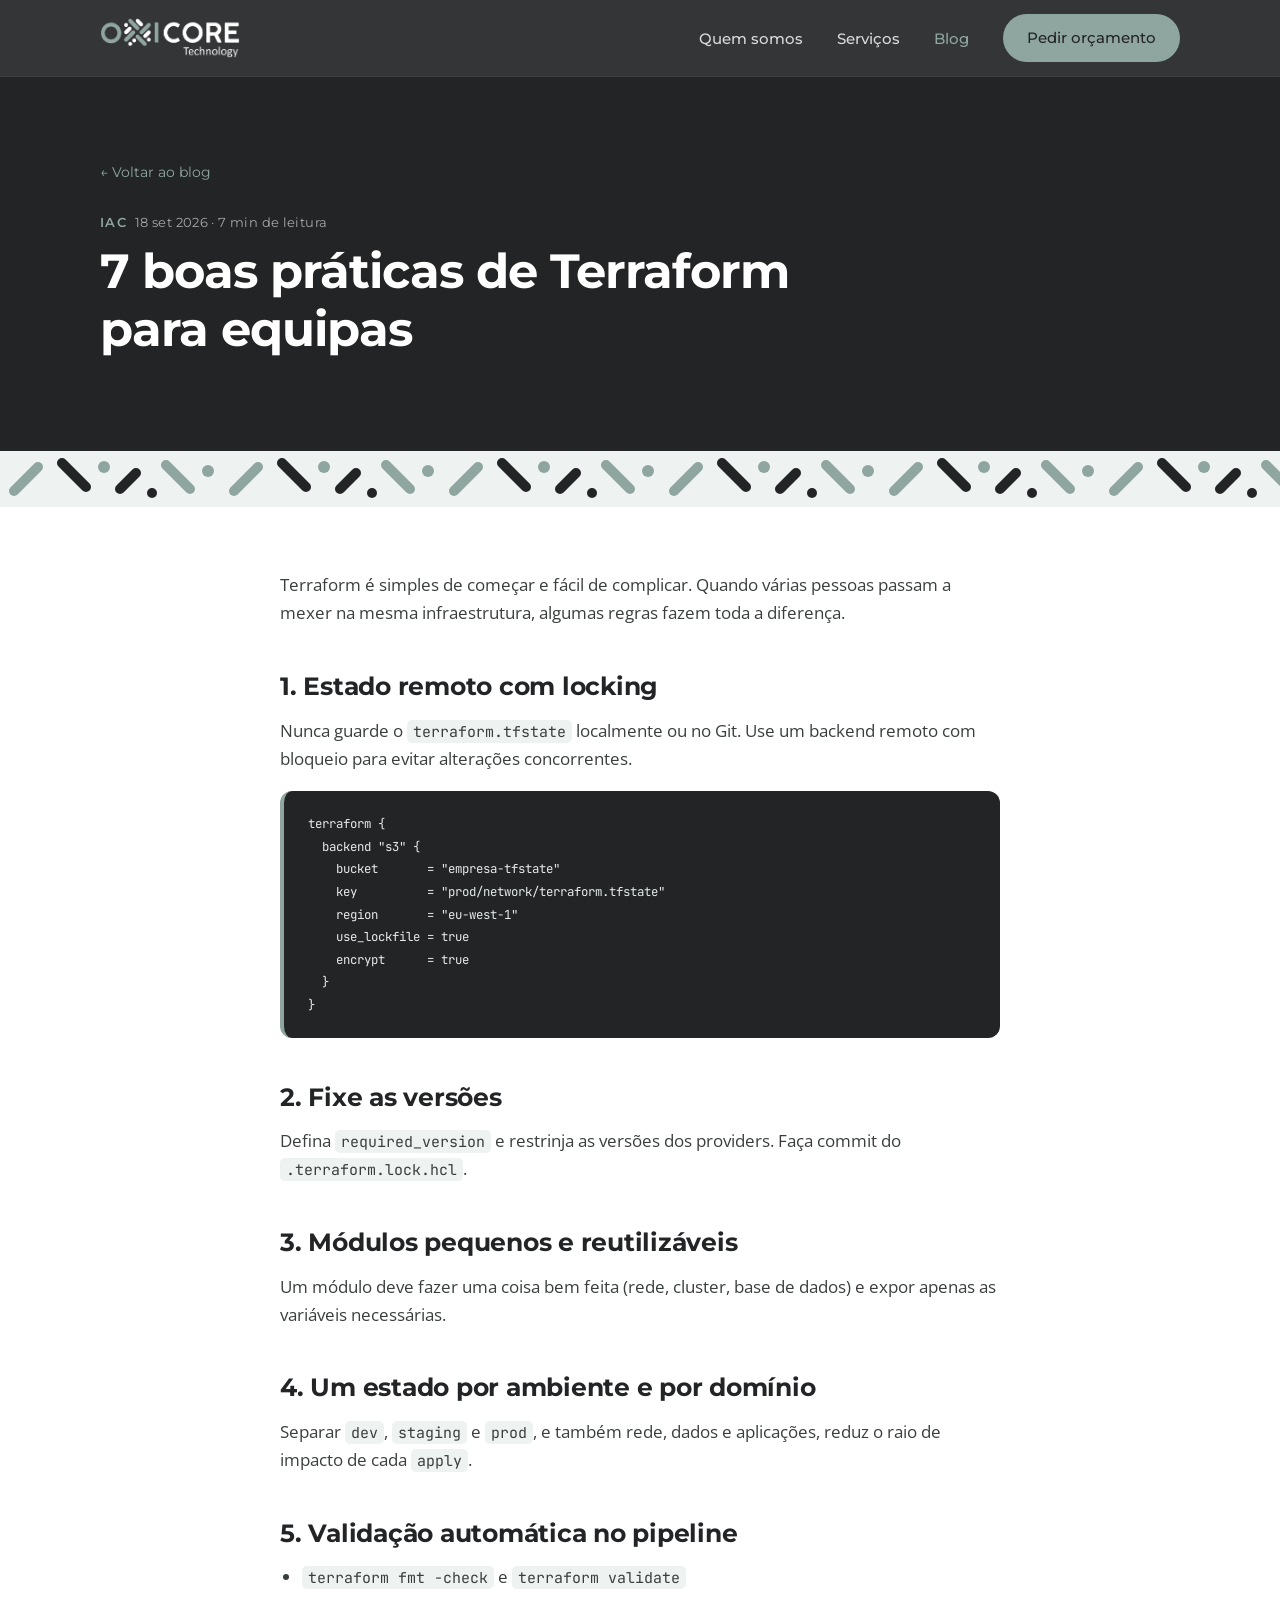
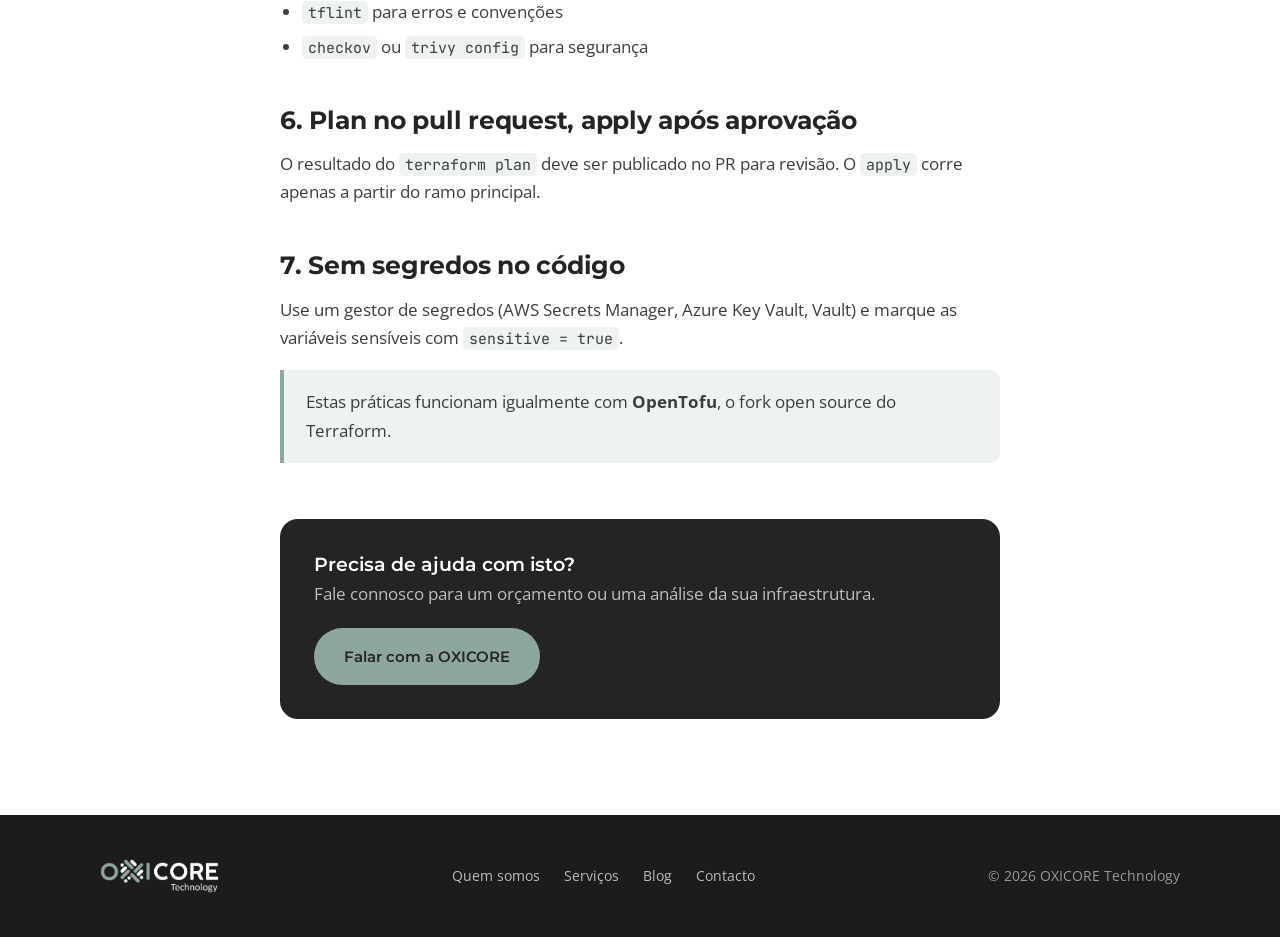
<file: blog/posts/terraform-boas-praticas.html>
<!doctype html>
<html lang="pt">
<head>
  <meta charset="utf-8">
  <meta name="viewport" content="width=device-width, initial-scale=1">
  <title>7 boas práticas de Terraform para equipas — OXICORE Technology</title>
  <meta name="description" content="Estado remoto, módulos, ambientes e validação automática: o essencial para escalar Infrastructure as Code.">
  <link rel="icon" type="image/png" href="../../assets/img/favicon.png">
  <link rel="preconnect" href="https://fonts.googleapis.com">
  <link rel="preconnect" href="https://fonts.gstatic.com" crossorigin>
  <link href="https://fonts.googleapis.com/css2?family=Montserrat:wght@500;600;700&family=Open+Sans:wght@400;600&family=JetBrains+Mono&display=swap" rel="stylesheet">
  <link rel="stylesheet" href="../../assets/css/style.css">
</head>
<body>

<header class="site-header">
  <nav class="container nav" aria-label="Principal">
    <a href="../../index.html" class="nav-logo"><img src="../../assets/img/logo-oxicore-white.png" alt="OXICORE Technology"></a>
    <button class="nav-toggle" aria-label="Abrir menu" aria-expanded="false"><span></span></button>
    <ul class="nav-links">
      <li><a href="../../index.html#quem-somos">Quem somos</a></li>
      <li><a href="../../index.html#servicos">Serviços</a></li>
      <li><a href="../index.html" class="active">Blog</a></li>
      <li><a href="../../index.html#contacto" class="btn btn-primary">Pedir orçamento</a></li>
    </ul>
  </nav>
</header>

<main>
  <section class="article-hero">
    <div class="container">
      <a class="back" href="../index.html">← Voltar ao blog</a>
      <div class="post-meta"><span class="cat">IaC</span>18 set 2026 · 7 min de leitura</div>
      <h1>7 boas práticas de Terraform para equipas</h1>
    </div>
  </section>
  <div class="pill-band" aria-hidden="true"></div>

  <article class="article">
    <p>Terraform é simples de começar e fácil de complicar. Quando várias pessoas passam a mexer na mesma infraestrutura, algumas regras fazem toda a diferença.</p>

    <h2>1. Estado remoto com locking</h2>
    <p>Nunca guarde o <code>terraform.tfstate</code> localmente ou no Git. Use um backend remoto com bloqueio para evitar alterações concorrentes.</p>
    <pre><code>terraform {
  backend "s3" {
    bucket       = "empresa-tfstate"
    key          = "prod/network/terraform.tfstate"
    region       = "eu-west-1"
    use_lockfile = true
    encrypt      = true
  }
}</code></pre>

    <h2>2. Fixe as versões</h2>
    <p>Defina <code>required_version</code> e restrinja as versões dos providers. Faça commit do <code>.terraform.lock.hcl</code>.</p>

    <h2>3. Módulos pequenos e reutilizáveis</h2>
    <p>Um módulo deve fazer uma coisa bem feita (rede, cluster, base de dados) e expor apenas as variáveis necessárias.</p>

    <h2>4. Um estado por ambiente e por domínio</h2>
    <p>Separar <code>dev</code>, <code>staging</code> e <code>prod</code>, e também rede, dados e aplicações, reduz o raio de impacto de cada <code>apply</code>.</p>

    <h2>5. Validação automática no pipeline</h2>
    <ul>
      <li><code>terraform fmt -check</code> e <code>terraform validate</code></li>
      <li><code>tflint</code> para erros e convenções</li>
      <li><code>checkov</code> ou <code>trivy config</code> para segurança</li>
    </ul>

    <h2>6. Plan no pull request, apply após aprovação</h2>
    <p>O resultado do <code>terraform plan</code> deve ser publicado no PR para revisão. O <code>apply</code> corre apenas a partir do ramo principal.</p>

    <h2>7. Sem segredos no código</h2>
    <p>Use um gestor de segredos (AWS Secrets Manager, Azure Key Vault, Vault) e marque as variáveis sensíveis com <code>sensitive = true</code>.</p>

    <div class="callout"><p>Estas práticas funcionam igualmente com <strong>OpenTofu</strong>, o fork open source do Terraform.</p></div>

    <div class="article-cta">
      <div>
        <h3>Precisa de ajuda com isto?</h3>
        <p>Fale connosco para um orçamento ou uma análise da sua infraestrutura.</p>
      </div>
      <a href="../../index.html#contacto" class="btn btn-primary">Falar com a OXICORE</a>
    </div>
  </article>
</main>

<footer class="site-footer">
  <div class="container footer-inner">
    <img src="../../assets/img/logo-oxicore-white.png" alt="OXICORE Technology">
    <nav aria-label="Rodapé">
      <a href="../../index.html#quem-somos">Quem somos</a>
      <a href="../../index.html#servicos">Serviços</a>
      <a href="../index.html">Blog</a>
      <a href="../../index.html#contacto">Contacto</a>
    </nav>
    <span>© <span data-year></span> OXICORE Technology</span>
  </div>
</footer>

<script src="../../assets/js/main.js"></script>
</body>
</html>
</file>
<file: assets/css/style.css>
/* =========================================================
   OXICORE Technology — estilos globais
   Paleta extraída da identidade visual (PROJETO-OXICORE-TECH.pdf)
   ========================================================= */
:root {
  --graphite: #232426;      /* preto/grafite do símbolo e painel escuro */
  --graphite-2: #2d2f31;
  --sage: #8fa6a0;          /* verde-sálvia principal */
  --sage-light: #c9d5d1;
  --sage-soft: #eef2f0;
  --teal: #294b4c;          /* petróleo (variação de papelaria) */
  --white: #ffffff;
  --text: #232426;
  --text-muted: #5b6563;
  --border: #dde4e1;

  --font-head: "Montserrat", system-ui, sans-serif;
  --font-body: "Open Sans", system-ui, sans-serif;

  --radius: 14px;
  --pill: 999px;
  --max: 1120px;
}

*, *::before, *::after { box-sizing: border-box; }
html { scroll-behavior: smooth; }
body {
  margin: 0;
  font-family: var(--font-body);
  font-size: 17px;
  line-height: 1.65;
  color: var(--text);
  background: var(--white);
  -webkit-font-smoothing: antialiased;
}
img { max-width: 100%; display: block; }
[hidden] { display: none !important; }
a { color: var(--teal); }
h1, h2, h3, h4 { font-family: var(--font-head); line-height: 1.2; margin: 0 0 .6em; color: var(--graphite); }
h1 { font-size: clamp(2.1rem, 5vw, 3.4rem); font-weight: 700; letter-spacing: -.02em; }
h2 { font-size: clamp(1.6rem, 3.2vw, 2.3rem); font-weight: 700; letter-spacing: -.01em; }
h3 { font-size: 1.2rem; font-weight: 600; }
p { margin: 0 0 1.1em; }

.container { width: 100%; max-width: var(--max); margin: 0 auto; padding: 0 20px; }
.section { padding: 96px 0; }
.eyebrow {
  display: inline-flex; align-items: center; gap: 10px;
  font-family: var(--font-head); font-size: .78rem; font-weight: 600;
  letter-spacing: .16em; text-transform: uppercase; color: var(--sage);
  margin-bottom: 14px;
}
.eyebrow::before { content: ""; width: 28px; height: 6px; border-radius: var(--pill); background: currentColor; }

/* ---------- Botões ---------- */
.btn {
  display: inline-flex; align-items: center; justify-content: center; gap: 8px;
  font-family: var(--font-head); font-weight: 600; font-size: .95rem;
  padding: 14px 28px; border-radius: var(--pill); border: 2px solid transparent;
  text-decoration: none; cursor: pointer; transition: transform .15s, background .2s, color .2s, border-color .2s;
}
.btn:hover { transform: translateY(-1px); }
.btn-primary { background: var(--sage); color: var(--graphite); }
.btn-primary:hover { background: var(--sage-light); }
.btn-outline { border-color: rgba(255,255,255,.35); color: var(--white); }
.btn-outline:hover { border-color: var(--sage); color: var(--sage); }
.btn-dark { background: var(--graphite); color: var(--white); }
.btn-dark:hover { background: var(--teal); }

/* ---------- Header ---------- */
.site-header {
  position: sticky; top: 0; z-index: 50;
  background: rgba(35,36,38,.92); backdrop-filter: blur(10px);
  border-bottom: 1px solid rgba(255,255,255,.06);
}
.nav { display: flex; align-items: center; justify-content: space-between; height: 76px; }
.nav-logo img { height: 40px; width: auto; }
.nav-links { display: flex; align-items: center; gap: 34px; list-style: none; margin: 0; padding: 0; }
.nav-links a {
  font-family: var(--font-head); font-weight: 500; font-size: .93rem;
  color: rgba(255,255,255,.82); text-decoration: none; transition: color .2s;
}
.nav-links a:hover, .nav-links a.active { color: var(--sage); }
.nav-links .btn { padding: 10px 22px; color: var(--graphite); }
.nav-links .btn:hover { color: var(--graphite); }
.nav-toggle {
  display: none; background: none; border: 0; cursor: pointer; padding: 8px;
  width: 44px; height: 44px; position: relative;
}
.nav-toggle span, .nav-toggle span::before, .nav-toggle span::after {
  content: ""; position: absolute; left: 10px; width: 24px; height: 3px; border-radius: 3px; background: var(--white); transition: .25s;
}
.nav-toggle span { top: 20px; }
.nav-toggle span::before { top: -8px; left: 0; }
.nav-toggle span::after { top: 8px; left: 0; }
.nav-open .nav-toggle span { background: transparent; }
.nav-open .nav-toggle span::before { top: 0; transform: rotate(45deg); background: var(--sage); }
.nav-open .nav-toggle span::after { top: 0; transform: rotate(-45deg); background: var(--sage); }

/* ---------- Hero ---------- */
.hero {
  position: relative; overflow: hidden;
  background: radial-gradient(1200px 600px at 85% 20%, #34393a 0%, var(--graphite) 60%);
  color: var(--white);
  padding: 120px 0 130px;
}
.hero h1 { color: var(--white); max-width: 14ch; }
.hero h1 em { font-style: normal; color: var(--sage); }
.hero-lead { font-size: 1.15rem; color: rgba(255,255,255,.75); max-width: 560px; margin-bottom: 36px; }
.hero-actions { display: flex; flex-wrap: wrap; gap: 14px; }
.hero-symbol {
  position: absolute; right: -60px; top: 50%; transform: translateY(-50%) rotate(0deg);
  width: min(560px, 48vw); opacity: .9; pointer-events: none;
  filter: drop-shadow(0 30px 60px rgba(0,0,0,.35));
}
.hero-symbol.on-dark { filter: brightness(1.0); }
.hero .container { position: relative; z-index: 2; }
.tags { display: flex; flex-wrap: wrap; gap: 10px; margin-top: 54px; }
.tag {
  font-family: var(--font-head); font-size: .8rem; font-weight: 500; letter-spacing: .04em;
  padding: 7px 16px; border-radius: var(--pill);
  border: 1px solid rgba(143,166,160,.45); color: var(--sage-light);
}

/* Padrão de "pílulas" inspirado no símbolo */
.pill-band {
  height: 56px; background-color: var(--sage-soft);
  background-image: url("../img/pattern.svg"); background-size: 220px 56px; background-repeat: repeat-x;
}

/* ---------- Quem somos ---------- */
.about-grid { display: grid; grid-template-columns: 1.1fr .9fr; gap: 72px; align-items: center; }
.about-text p { color: var(--text-muted); font-size: 1.06rem; }
.about-text p strong { color: var(--graphite); }
.about-card {
  background: var(--graphite); color: var(--white); border-radius: 22px; padding: 44px;
  position: relative; overflow: hidden;
}
.about-card blockquote {
  margin: 0; font-family: var(--font-head); font-size: 1.25rem; line-height: 1.45; font-weight: 500;
}
.about-card blockquote span { color: var(--sage); }
.about-card .sym { width: 74px; margin-bottom: 26px; }

/* ---------- Serviços ---------- */
.services { background: var(--sage-soft); }
.section-head { max-width: 640px; margin-bottom: 52px; }
.section-head p { color: var(--text-muted); }
.services-grid { display: grid; grid-template-columns: repeat(3, 1fr); gap: 22px; }
.service {
  background: var(--white); border: 1px solid var(--border); border-radius: var(--radius);
  padding: 30px 28px; transition: transform .2s, box-shadow .2s, border-color .2s;
}
.service:hover { transform: translateY(-4px); box-shadow: 0 18px 40px rgba(35,36,38,.08); border-color: var(--sage); }
.service-icon {
  width: 48px; height: 48px; border-radius: 12px; display: grid; place-items: center;
  background: var(--graphite); color: var(--sage); margin-bottom: 20px;
}
.service-icon svg { width: 24px; height: 24px; }
.service p { color: var(--text-muted); font-size: .97rem; margin: 0; }

/* ---------- Blog (cards) ---------- */
.posts-grid { display: grid; grid-template-columns: repeat(3, 1fr); gap: 26px; }
.post-card {
  display: flex; flex-direction: column; border-radius: var(--radius); overflow: hidden;
  border: 1px solid var(--border); background: var(--white); text-decoration: none; color: inherit;
  transition: transform .2s, box-shadow .2s;
}
.post-card:hover { transform: translateY(-4px); box-shadow: 0 18px 40px rgba(35,36,38,.08); }
.post-cover {
  aspect-ratio: 16/9; display: grid; place-items: center; position: relative; overflow: hidden;
}
.post-cover img { width: 34%; opacity: .95; }
.cover-dark { background: var(--graphite); }
.cover-sage { background: var(--sage); }
.cover-teal { background: var(--teal); }
.post-body { padding: 24px 24px 28px; display: flex; flex-direction: column; flex: 1; }
.post-meta { font-size: .8rem; color: var(--text-muted); margin-bottom: 10px; font-family: var(--font-head); letter-spacing: .03em; }
.post-meta .cat { color: var(--teal); font-weight: 600; text-transform: uppercase; letter-spacing: .1em; margin-right: 8px; }
.post-card h3 { margin-bottom: .5em; }
.post-card p { color: var(--text-muted); font-size: .95rem; margin: 0 0 18px; }
.read-more { margin-top: auto; font-family: var(--font-head); font-weight: 600; font-size: .9rem; color: var(--graphite); }
.read-more::after { content: " →"; color: var(--sage); }
.center { text-align: center; margin-top: 44px; }

/* ---------- Contato ---------- */
.contact { background: var(--graphite); color: var(--white); position: relative; overflow: hidden; }
.contact h2 { color: var(--white); }
.contact-grid { display: grid; grid-template-columns: .9fr 1.1fr; gap: 64px; align-items: start; }
.contact-info p { color: rgba(255,255,255,.72); }
.contact-list { list-style: none; padding: 0; margin: 32px 0 0; display: grid; gap: 18px; }
.contact-list li { display: flex; gap: 14px; align-items: center; }
.contact-list .ic {
  width: 42px; height: 42px; flex: none; border-radius: 50%; display: grid; place-items: center;
  background: rgba(143,166,160,.15); color: var(--sage);
}
.contact-list .ic svg { width: 20px; height: 20px; }
.contact-list a { color: var(--white); text-decoration: none; }
.contact-list a:hover { color: var(--sage); }
.contact-list small { display: block; color: rgba(255,255,255,.5); font-size: .78rem; text-transform: uppercase; letter-spacing: .1em; }

.form {
  background: var(--graphite-2); border: 1px solid rgba(255,255,255,.07);
  border-radius: 20px; padding: 36px;
}
.form-row { display: grid; grid-template-columns: 1fr 1fr; gap: 16px; }
.field { margin-bottom: 16px; }
.field label { display: block; font-family: var(--font-head); font-size: .8rem; font-weight: 500; letter-spacing: .04em; margin-bottom: 7px; color: rgba(255,255,255,.75); }
.field input, .field select, .field textarea {
  width: 100%; font: inherit; font-size: .97rem; color: var(--white);
  background: rgba(255,255,255,.04); border: 1px solid rgba(255,255,255,.12);
  border-radius: 10px; padding: 12px 14px; transition: border-color .2s, background .2s;
}
.field select option { color: var(--graphite); }
.field textarea { min-height: 130px; resize: vertical; }
.field input:focus, .field select:focus, .field textarea:focus { outline: none; border-color: var(--sage); background: rgba(143,166,160,.06); }
.radio-group { display: flex; flex-wrap: wrap; gap: 10px; }
.radio-group input { position: absolute; opacity: 0; pointer-events: none; }
.radio-group label {
  margin: 0; cursor: pointer; padding: 9px 18px; border-radius: var(--pill);
  border: 1px solid rgba(255,255,255,.15); color: rgba(255,255,255,.8); font-size: .88rem; transition: .2s;
}
.radio-group input:checked + label { background: var(--sage); border-color: var(--sage); color: var(--graphite); font-weight: 600; }
.radio-group input:focus-visible + label { outline: 2px solid var(--sage); outline-offset: 2px; }
.form .btn { width: 100%; margin-top: 6px; }
.form-note { font-size: .8rem; color: rgba(255,255,255,.45); margin: 14px 0 0; text-align: center; }
.form-status { margin-top: 14px; font-size: .9rem; color: var(--sage); text-align: center; min-height: 1.2em; }

/* ---------- Footer ---------- */
.site-footer { background: #1b1c1d; color: rgba(255,255,255,.55); padding: 44px 0; font-size: .88rem; }
.footer-inner { display: flex; flex-wrap: wrap; gap: 20px; align-items: center; justify-content: space-between; }
.footer-inner img { height: 34px; width: auto; }
.footer-inner nav { display: flex; gap: 24px; }
.footer-inner a { color: rgba(255,255,255,.7); text-decoration: none; }
.footer-inner a:hover { color: var(--sage); }

/* ---------- Página do blog ---------- */
.page-hero { background: var(--graphite); color: var(--white); padding: 84px 0 72px; position: relative; overflow: hidden; }
.page-hero h1 { color: var(--white); }
.page-hero p { color: rgba(255,255,255,.72); max-width: 600px; font-size: 1.08rem; margin: 0; }
.page-hero .hero-symbol { width: min(380px, 40vw); right: -40px; opacity: .55; }
.filters { display: flex; flex-wrap: wrap; gap: 10px; margin-bottom: 40px; }
.filter {
  font-family: var(--font-head); font-size: .85rem; font-weight: 500; cursor: pointer;
  padding: 9px 18px; border-radius: var(--pill); border: 1px solid var(--border); background: var(--white); color: var(--text);
  transition: .2s;
}
.filter:hover { border-color: var(--sage); }
.filter.active { background: var(--graphite); border-color: var(--graphite); color: var(--white); }

/* ---------- Artigo ---------- */
.article-hero { background: var(--graphite); color: var(--white); padding: 80px 0 64px; }
.article-hero h1 { color: var(--white); max-width: 22ch; font-size: clamp(1.9rem, 4.4vw, 3rem); }
.article-hero .post-meta { color: rgba(255,255,255,.6); }
.article-hero .post-meta .cat { color: var(--sage); }
.back { display: inline-block; margin-bottom: 28px; font-family: var(--font-head); font-size: .88rem; color: var(--sage); text-decoration: none; }
.back:hover { color: var(--sage-light); }
.article { max-width: 760px; margin: 0 auto; padding: 64px 20px 96px; }
.article h2 { font-size: 1.55rem; margin-top: 1.8em; }
.article p, .article li { color: #3a3f3e; }
.article ul, .article ol { padding-left: 1.3em; margin: 0 0 1.2em; }
.article li { margin-bottom: .4em; }
.article code { font-family: "JetBrains Mono", ui-monospace, monospace; font-size: .88em; background: var(--sage-soft); padding: 2px 6px; border-radius: 5px; }
.article pre {
  background: var(--graphite); color: #e6ebe9; padding: 22px 24px; border-radius: 12px; overflow-x: auto;
  font-size: .88rem; line-height: 1.6; margin: 0 0 1.5em; border-left: 4px solid var(--sage);
}
.article pre code { background: none; padding: 0; color: inherit; }
.callout { background: var(--sage-soft); border-left: 4px solid var(--sage); padding: 18px 22px; border-radius: 0 10px 10px 0; margin: 0 0 1.5em; }
.callout p:last-child { margin: 0; }
.article-cta { margin-top: 56px; background: var(--graphite); color: var(--white); border-radius: 18px; padding: 34px; display: flex; flex-wrap: wrap; align-items: center; justify-content: space-between; gap: 20px; }
.article-cta h3 { color: var(--white); margin: 0 0 4px; }
.article-cta p { color: rgba(255,255,255,.7); margin: 0; }

/* ---------- Responsivo ---------- */
@media (max-width: 960px) {
  .about-grid, .contact-grid { grid-template-columns: 1fr; gap: 44px; }
  .services-grid, .posts-grid { grid-template-columns: 1fr 1fr; }
  .hero-symbol { opacity: .18; right: -120px; width: 480px; }
}
@media (max-width: 760px) {
  .section { padding: 72px 0; }
  .nav-toggle { display: block; }
  .nav-links {
    position: absolute; top: 76px; left: 0; right: 0; flex-direction: column; align-items: stretch; gap: 0;
    background: var(--graphite); padding: 8px 20px 20px; border-bottom: 1px solid rgba(255,255,255,.08);
    display: none;
  }
  .nav-open .nav-links { display: flex; }
  .nav-links li a { display: block; padding: 14px 0; border-bottom: 1px solid rgba(255,255,255,.06); }
  .nav-links li:last-child a { border: 0; margin-top: 14px; text-align: center; }
  .services-grid, .posts-grid, .form-row { grid-template-columns: 1fr; }
  .hero { padding: 84px 0 96px; }
  .about-card, .form { padding: 28px 22px; }
  .nav-logo img { height: 34px; }
}
</file>
